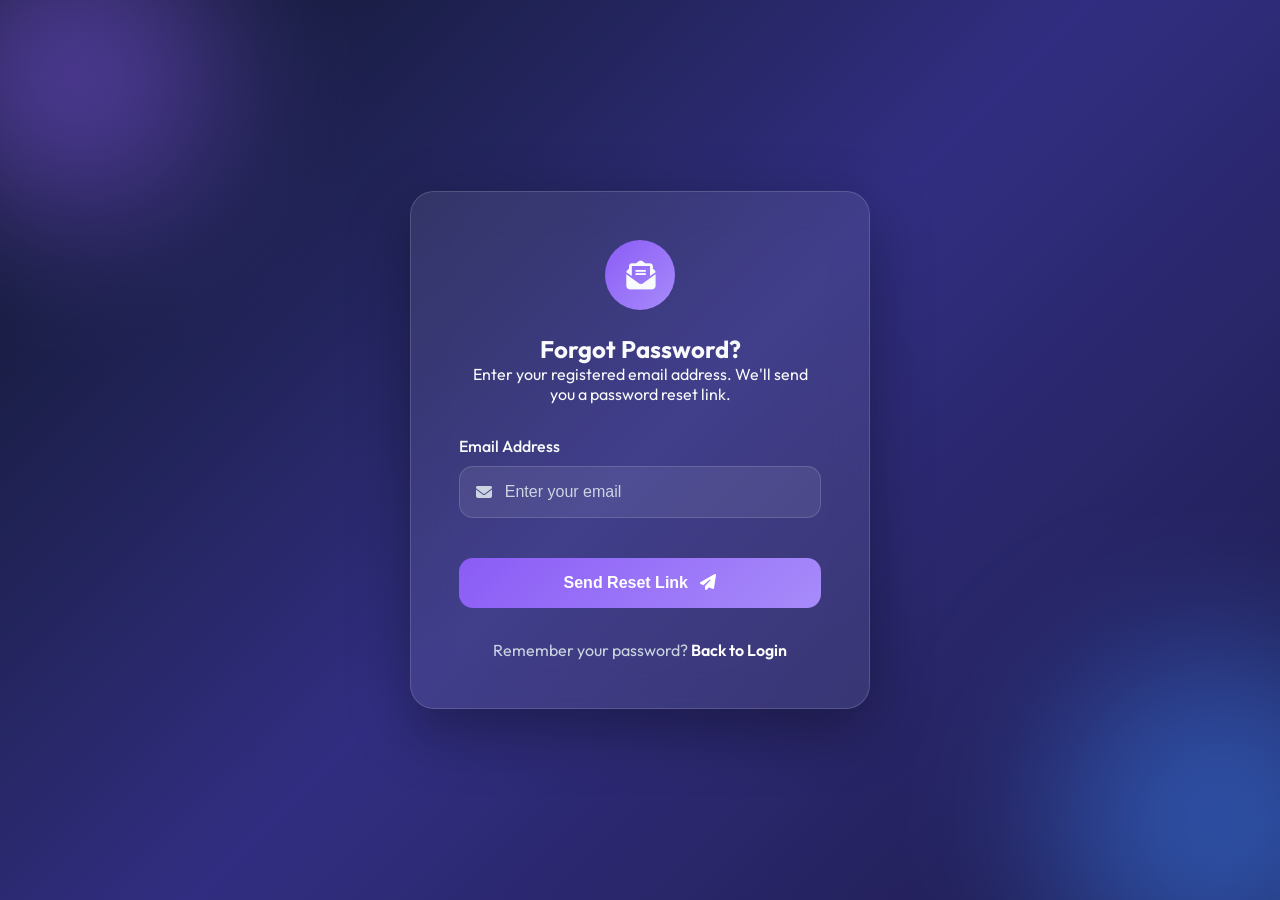
<file: auth-ui/forgot-password.html>
<!DOCTYPE html>
<html lang="en">

<head>

    <meta charset="UTF-8">
    <meta name="viewport" content="width=device-width, initial-scale=1.0">

    <title>Forgot Password</title>

    <!-- Google Font -->

    <link rel="preconnect" href="https://fonts.googleapis.com">

    <link rel="preconnect" href="https://fonts.gstatic.com" crossorigin>

    <link href="https://fonts.googleapis.com/css2?family=Outfit:wght@300;400;500;600;700&display=swap" rel="stylesheet">

    <!-- Font Awesome -->

    <link rel="stylesheet"
        href="https://cdnjs.cloudflare.com/ajax/libs/font-awesome/6.7.2/css/all.min.css">

    <!-- CSS -->

    <link rel="stylesheet" href="assets/css/style.css">

</head>

<body>

<main class="login-page">

    <div class="background-shape shape-1"></div>
    <div class="background-shape shape-2"></div>

    <section class="login-container">

        <div class="login-card">

            <!-- Header -->

            <div class="login-header">

                <div class="logo">

                    <i class="fa-solid fa-envelope-open-text"></i>

                </div>

                <h1>Forgot Password?</h1>

                <p>
                    Enter your registered email address.
                    We'll send you a password reset link.
                </p>

            </div>

            <!-- Form -->

            <form>

                <div class="input-group">

                    <label for="email">

                        Email Address

                    </label>

                    <div class="input-box">

                        <i class="fa-solid fa-envelope input-icon"></i>

                        <input
                            type="email"
                            id="email"
                            placeholder="Enter your email"
                            required
                        >

                    </div>

                </div>

                <button type="submit" class="login-btn">

                    Send Reset Link

                    <i class="fa-solid fa-paper-plane"></i>

                </button>

            </form>

            <!-- Footer -->

            <div class="signup-link">

                <p>

                    Remember your password?

                    <a href="login.html">

                        Back to Login

                    </a>

                </p>

            </div>

        </div>

    </section>

</main>

<script src="assets/js/script.js"></script>

</body>

</html>
</file>
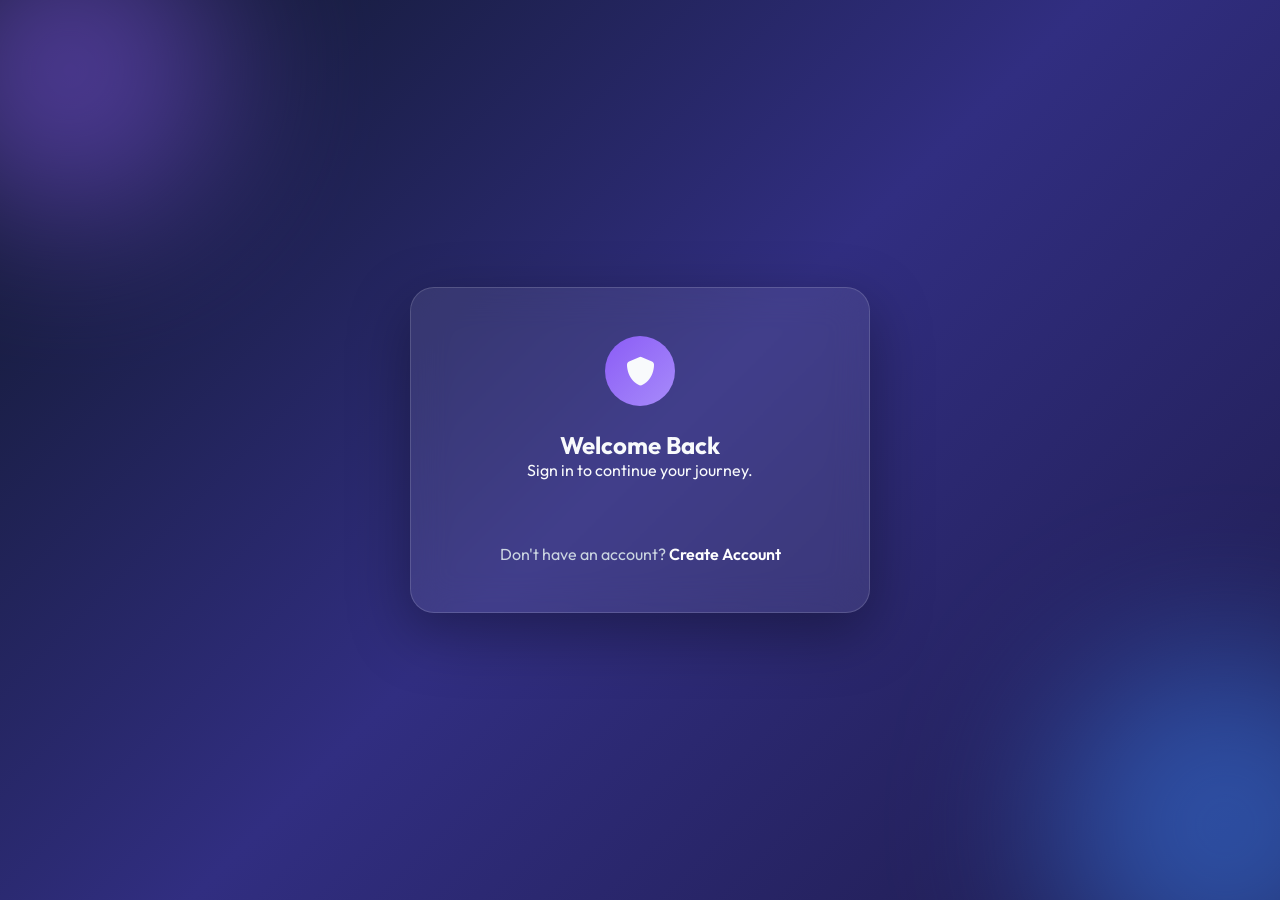
<file: auth-ui/login.html>
<!DOCTYPE html>
<html lang="en">

<head>

    <meta charset="UTF-8">
    <meta name="viewport" content="width=device-width, initial-scale=1.0">

    <title>Login</title>

    <!-- Google Fonts -->

    <link rel="preconnect" href="https://fonts.googleapis.com">

    <link rel="preconnect" href="https://fonts.gstatic.com" crossorigin>

    <link href="https://fonts.googleapis.com/css2?family=Outfit:wght@300;400;500;600;700&display=swap" rel="stylesheet">

    <!-- Font Awesome -->

    <link rel="stylesheet"
          href="https://cdnjs.cloudflare.com/ajax/libs/font-awesome/6.7.2/css/all.min.css">

    <!-- CSS -->

    <link rel="stylesheet" href="assets/css/style.css">

</head>
<body>

<main class="login-page">

    <div class="background-shape shape-1"></div>
    <div class="background-shape shape-2"></div>

    <section class="login-container">

        <div class="login-card">

            <!-- Header -->

            <div class="login-header">

                <div class="logo">
                    <i class="fa-solid fa-shield"></i>
                </div>

                <h1>Welcome Back</h1>

                <p>
                    Sign in to continue your journey.
                </p>

            </div>

            <div class="login-content">
            <!-- Form -->

            <form>

                <!-- Email -->

                <div class="input-group">

                    <label for="email">
                        Email Address
                    </label>

                    <div class="input-box">

                        <i class="fa-solid fa-envelope input-icon"></i>

                        <input
                            type="email"
                            id="email"
                            placeholder="Enter your email"
                        >

                    </div>

                </div>

                <!-- Password -->

                <div class="input-group">

                    <label for="password">
                        Password
                    </label>

                    <div class="input-box">

                        <i class="fa-solid fa-lock input-icon"></i>

                        <input
                            type="password"
                            id="password"
                            placeholder="Enter your password"
                        >

                        <i class="fa-solid fa-eye toggle-password"></i>

                    </div>

                </div>

                <!-- Forgot Password -->

                <div class="form-options">

                    <a href="forgot-password.html">Forgot Password?</a>

                </div>

                <!-- Button -->

                <button type="submit" class="login-btn">

                    Login

                    <i class="fa-solid fa-arrow-right"></i>

                </button>

            </form>
</div>
            <!-- Signup -->

            <div class="signup-link">

                <p>

                    Don't have an account?

                    <a href="register.html">Create Account</a>

                </p>

            </div>

        </div>

    </section>

</main>

</body>
<script src="assets/js/script.js"></script>
</html>
</file>
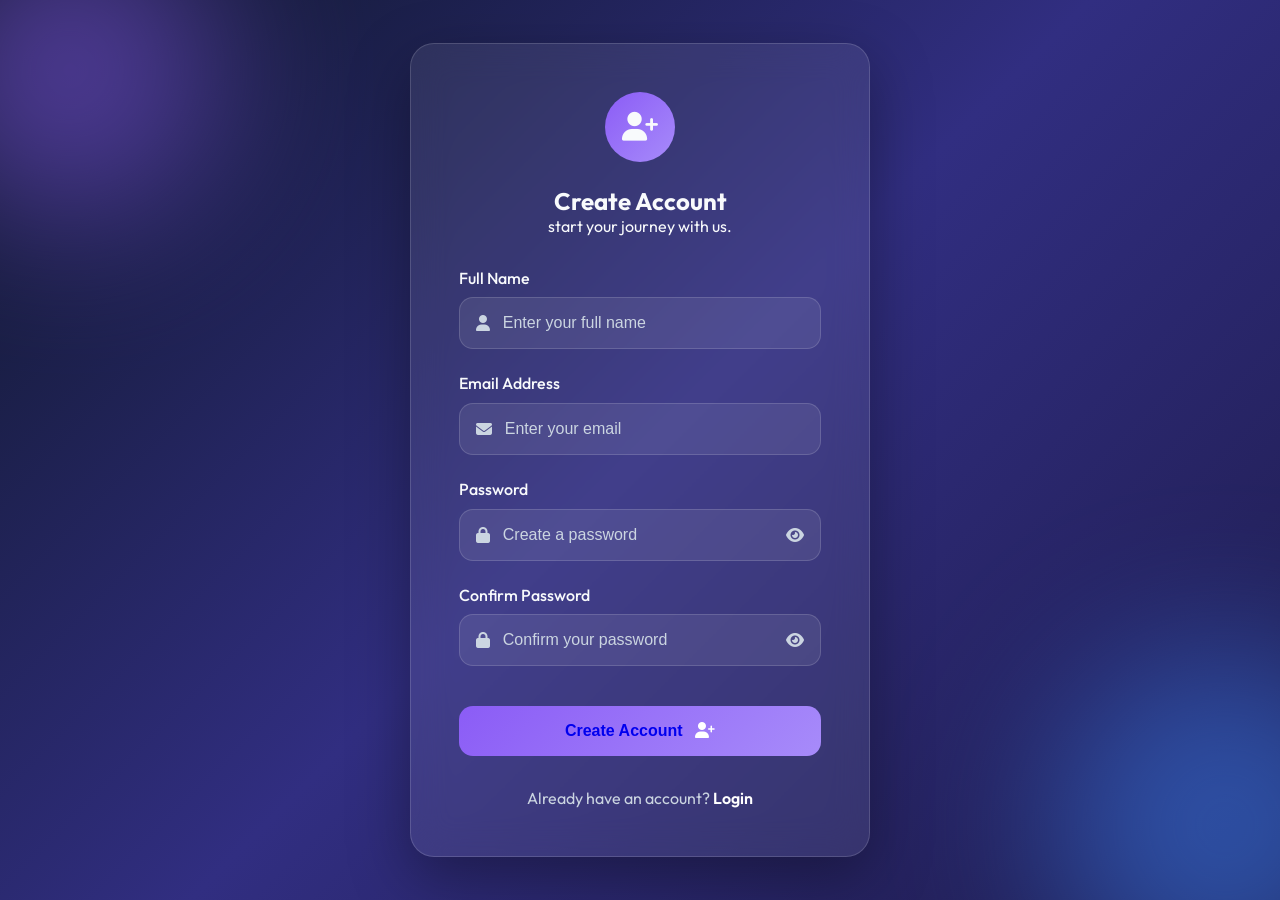
<file: auth-ui/register.html>
<!DOCTYPE html>
<html lang="en">

<head>

    <meta charset="UTF-8">
    <meta name="viewport" content="width=device-width, initial-scale=1.0">

    <title>Register</title>

    <!-- Google Font -->
    <link rel="preconnect" href="https://fonts.googleapis.com">
    <link rel="preconnect" href="https://fonts.gstatic.com" crossorigin>

    <link href="https://fonts.googleapis.com/css2?family=Outfit:wght@300;400;500;600;700&display=swap" rel="stylesheet">

    <!-- Font Awesome -->
    <link rel="stylesheet"
        href="https://cdnjs.cloudflare.com/ajax/libs/font-awesome/6.7.2/css/all.min.css">

    <!-- CSS -->
    <link rel="stylesheet" href="assets/css/style.css">

</head>

<body>

<main class="login-page">

    <div class="background-shape shape-1"></div>
    <div class="background-shape shape-2"></div>

    <section class="login-container">

        <div class="login-card">

            <!-- Header -->

            <div class="login-header">

                <div class="logo">

                    <i class="fa-solid fa-user-plus"></i>

                </div>

                <h1>Create Account</h1>

                <p>
                    start your journey with us.
                </p>

            </div>

            <!-- Form -->

            <form>

                <!-- Full Name -->

                <div class="input-group">

                    <label for="name">Full Name</label>

                    <div class="input-box">

                        <i class="fa-solid fa-user input-icon"></i>

                        <input
                            type="text"
                            id="name"
                            placeholder="Enter your full name"
                            required>

                    </div>

                </div>

                <!-- Email -->

                <div class="input-group">

                    <label for="email">Email Address</label>

                    <div class="input-box">

                        <i class="fa-solid fa-envelope input-icon"></i>

                        <input
                            type="email"
                            id="email"
                            placeholder="Enter your email"
                            required>

                    </div>

                </div>

                <!-- Password -->

                <div class="input-group">

                    <label for="password">Password</label>

                    <div class="input-box">

                        <i class="fa-solid fa-lock input-icon"></i>

                        <input
                            type="password"
                            id="password"
                            placeholder="Create a password"
                            required>

                        <i class="fa-solid fa-eye toggle-password"></i>

                    </div>

                </div>

                <!-- Confirm Password -->

                <div class="input-group">

                    <label for="confirmPassword">

                        Confirm Password

                    </label>

                    <div class="input-box">

                        <i class="fa-solid fa-lock input-icon"></i>

                        <input
                            type="password"
                            id="confirmPassword"
                            placeholder="Confirm your password"
                            required>

                         <i class="fa-solid fa-eye toggle-password"></i>

                    </div>

                </div>

                <button type="submit" class="login-btn">

                    <a style="text-decoration:none;" href="login.html">Create Account</a>

                    <i class="fa-solid fa-user-plus"></i>

                </button>

            </form>

            <!-- Footer -->

            <div class="signup-link">

                <p>

                    Already have an account?

                    <a href="login.html">

                        Login

                    </a>

                </p>

            </div>

        </div>

    </section>

</main>

<script src="assets/js/script.js"></script>

</body>

</html>
</file>
<file: auth-ui/assets/css/style.css>
:root {

    --primary-color: #8B5CF6;
    --secondary-color: #A78BFA;
    --background-color: #0F172A;
    --card-bg: rgba(255, 255, 255, .08);
    --border-color: rgba(255, 255, 255, .15);
    --text-color: #F8FAFC;
    --text-secondary: #CBD5E1;

}

* {

    margin: 0;

    padding: 0;

    box-sizing: border-box;

}

body {

    font-family: 'Outfit', sans-serif;

    background: linear-gradient(135deg,
            #0F172A,
            #312E81,
            #1E1B4B);

    min-height: 100vh;

    color: var(--text-color);

    overflow: hidden;

}

.login-page {

    width: 100%;

    min-height: 100vh;

    display: flex;

    justify-content: center;

    align-items: center;

    position: relative;

    overflow: hidden;

}

.background-shape {

    position: absolute;

    border-radius: 50%;

    filter: blur(80px);

    opacity: .5;

}

.shape-1 {

    width: 300px;

    height: 300px;

    background: #8B5CF6;

    top: -80px;

    left: -80px;

    animation: blobMove 10s ease-in-out infinite alternate;

}

.shape-2 {

    width: 350px;

    height: 350px;

    background: #3B82F6;

    right: -120px;

    bottom: -100px;

    animation: blobMove 10s ease-in-out infinite alternate;
}

.login-container {

    width: 100%;

    display: flex;

    justify-content: center;

    align-items: center;

    padding: 2rem;

    z-index: 10;

}

.login-card {

    width: 100%;
    max-width: 420px;
    padding: 2.5rem;

    background: var(--card-bg);

    backdrop-filter: blur(18px);

    border: 1px solid var(--border-color);

    border-radius: 24px;

    box-shadow: 0 20px 60px rgba(0, 0, 0, .35);

    animation: cardAppear .8s ease forwards;

}

.login-header {

    text-align: center;

    margin-bottom: 2rem;

    animation: slideDown .8s ease;

}

.logo {

    width: 70px;

    height: 70px;

    margin: auto;

    margin-bottom: 1.5rem;

    border-radius: 50%;

    background: linear-gradient(135deg,
            var(--primary-color),
            var(--secondary-color));

    display: flex;

    justify-content: center;

    align-items: center;

    font-size: 1.8rem;
    animation: float 3s ease-in-out infinite;
}

.input-group {

    margin-bottom: 1.5rem;

}

.input-group label {

    display: block;

    margin-bottom: .6rem;

    color: var(--text-color);

    font-size: 1rem;

    font-weight: 500;

}

.input-box {

    display: flex;

    align-items: center;

    background: rgba(255, 255, 255, .08);

    border: 1px solid rgba(255, 255, 255, .15);

    border-radius: 14px;

    padding: 0 1rem;

    transition: .3s ease;

}

.input-box:hover {

    transform: translateY(-2px);

}

.input-box:focus-within {

    border-color: var(--primary-color);

    box-shadow: 0 0 20px rgba(139, 92, 246, .35);

}

.input-box input {

    flex: 1;

    background: transparent;
    background-color: transparent;
    border: none;

    outline: none;

    padding: 1rem .8rem;

    color: var(--text-color);

    font-size: 1rem;

}

input:-webkit-autofill {
    -webkit-box-shadow: 0 0 0px 1000px transparent inset;
    -webkit-text-fill-color: white;
    transition: background-color 5000s ease-in-out 0s;
}

.input-box input::placeholder {

    color: var(--text-secondary);

}

.input-icon {

    color: var(--text-secondary);

    font-size: 1rem;

}

.toggle-password {

    color: var(--text-secondary);

    cursor: pointer;

    transition: .3s;

}

.toggle-password:hover {

    color: var(--primary-color);

}

.login-content {

    max-height: 0;

    opacity: 0;

    overflow: hidden;

    transition: .6s ease;

}

.login-card.active .login-content {

    max-height: 500px;

    opacity: 1;

}

.login-btn {

    width: 100%;

    border: none;

    padding: 1rem;

    border-radius: 14px;

    background: linear-gradient(135deg,
            var(--primary-color),
            var(--secondary-color));

    color: white;

    font-size: 1rem;

    font-weight: 600;

    cursor: pointer;

    transition: .3s ease;

    margin-top: 1rem;

    position: relative;

    overflow: hidden;

}

.login-btn:hover {

    transform: translateY(-4px) scale(1.02);
    box-shadow: 0 15px 30px rgba(139, 92, 246, .35);

}

.login-btn::before {

    content: "";

    position: absolute;

    top: 0;

    left: -120%;

    width: 100%;

    height: 100%;

    background: rgba(255, 255, 255, .2);

    transform: skewX(-25deg);

    transition: .6s;
}

.login-btn:hover::before {

    left: 120%;

}

form {

    animation: fadeUp 1s ease;

}

.form-options {

    display: flex;

    justify-content: flex-end;

}

.form-options a {

    color: var(--secondary-color);

    text-decoration: none;

    font-size: .9rem;

}

.form-options a:hover {

    text-decoration: underline;

}

.signup-link {

    margin-top: 2rem;

    text-align: center;

}

.signup-link p {

    color: var(--text-secondary);

}

.signup-link a {

    color: white;

    text-decoration: none;

    font-weight: 600;

}

.signup-link a:hover {

    text-decoration: underline;
    color: #1E1B4B;

}

@keyframes float {

    0% {

        transform: translateY(0);

    }

    50% {

        transform: translateY(-10px);

    }

    100% {

        transform: translateY(0);

    }

}

.logo {

    animation: float 3s ease-in-out infinite;

}

@keyframes cardAppear {

    0% {

        transform: scale(.85);

        opacity: 0;

    }

    100% {

        transform: scale(1);

        opacity: 1;

    }

}

@keyframes slideDown {

    from {

        transform: translateY(-30px);

        opacity: 0;

    }

    to {

        transform: translateY(0);

        opacity: 1;

    }

}

@keyframes fadeUp {

    from {

        opacity: 0;

        transform: translateY(25px);

    }

    to {

        opacity: 1;

        transform: translateY(0);

    }

}

@keyframes float {

    0% {

        transform: translateY(0);

    }

    50% {

        transform: translateY(-10px);

    }

    100% {

        transform: translateY(0);
    }
}

@keyframes blobMove {
    from {
        transform: translate(0, 0);
    }

    to {
        transform: translate(40px, -30px);
    }
}

/* forgot-password */
.login-btn i {
    margin-left: 8px;
    transition: .3s;
}

.login-btn:hover i {
    transform: translateX(6px);
}

.login-card {
    max-width: 460px;
    padding: 3rem;

}
</file>
